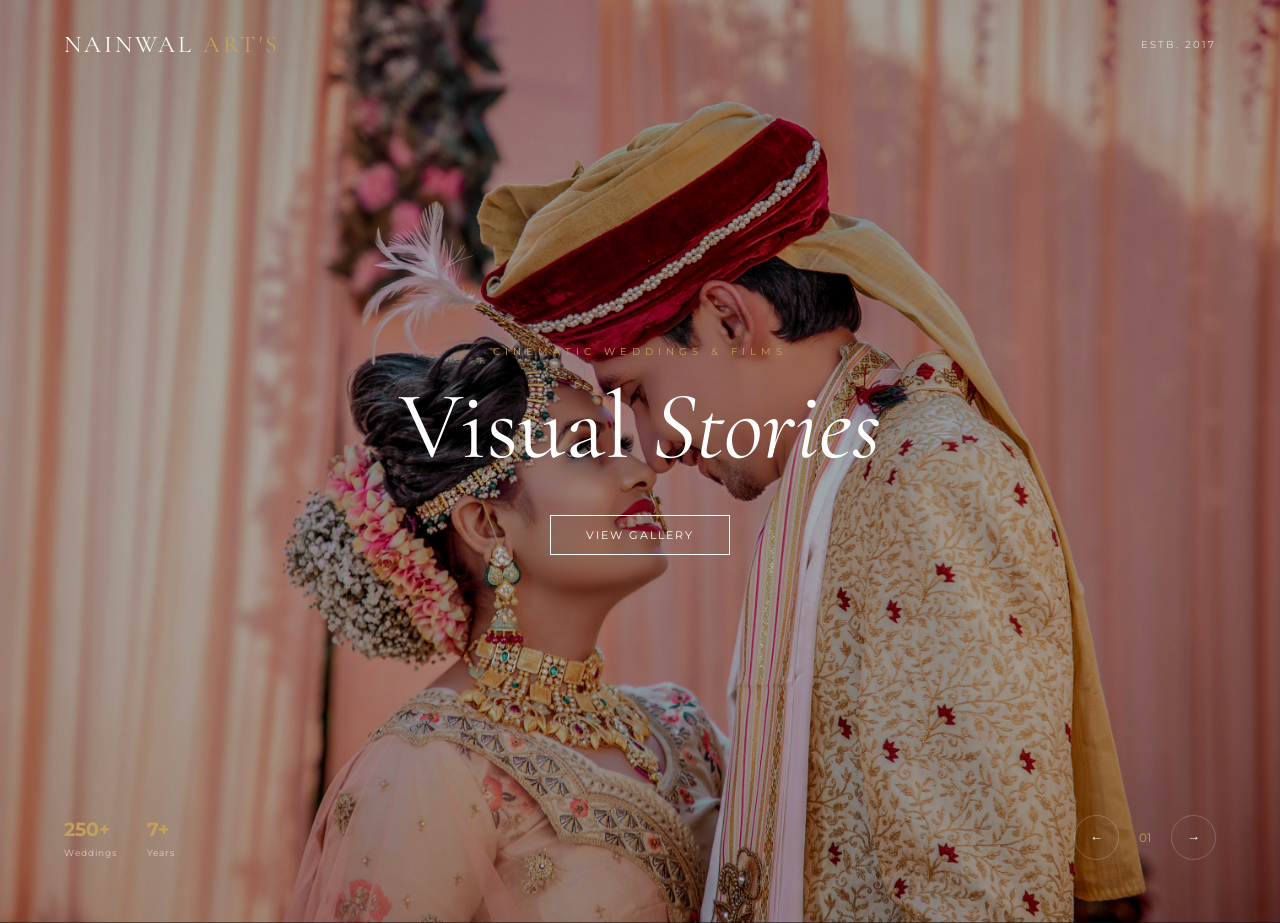
<file: index.html>
<!DOCTYPE html>
<html lang="en">
<head>
    <meta charset="UTF-8">
    <meta name="viewport" content="width=device-width, initial-scale=1.0">
    <title>Nainwal Art's | Photography</title>
    <link href="https://fonts.googleapis.com/css2?family=Cormorant+Garamond:ital,wght@0,500;1,400&family=Montserrat:wght@300;600&display=swap" rel="stylesheet">
    <link rel="stylesheet" href="style.css">
</head>
<body>

    <nav class="navbar">
        <div class="logo">NAINWAL <span>ART'S</span></div>
        <div class="est">ESTB. 2017</div>
    </nav>

    <main class="hero">
        <div class="slider" id="mainSlider">
            <div class="slide active" id="s1"></div>
            <div class="slide" id="s2"></div>
            <div class="slide" id="s3"></div>
            <div class="slide" id="s4"></div>
        </div>

        <div class="hero-overlay">
            <p class="tagline">CINEMATIC WEDDINGS & FILMS</p>
            <h1 class="title">Visual <em>Stories</em></h1>
            <a href="home.html" class="enter-btn">View Gallery</a>
        </div>

        <div class="bottom-ui">
            <div class="stats">
                <div class="item"><strong>250+</strong><span>Weddings</span></div>
                <div class="item"><strong>7+</strong><span>Years</span></div>
            </div>
            
            <div class="controls">
                <button onclick="prevSlide()">←</button>
                <span id="slideNum">01</span>
                <button onclick="nextSlide()">→</button>
            </div>
        </div>
    </main>

    <script src="script.js"></script>

</body>
</html>
</file>
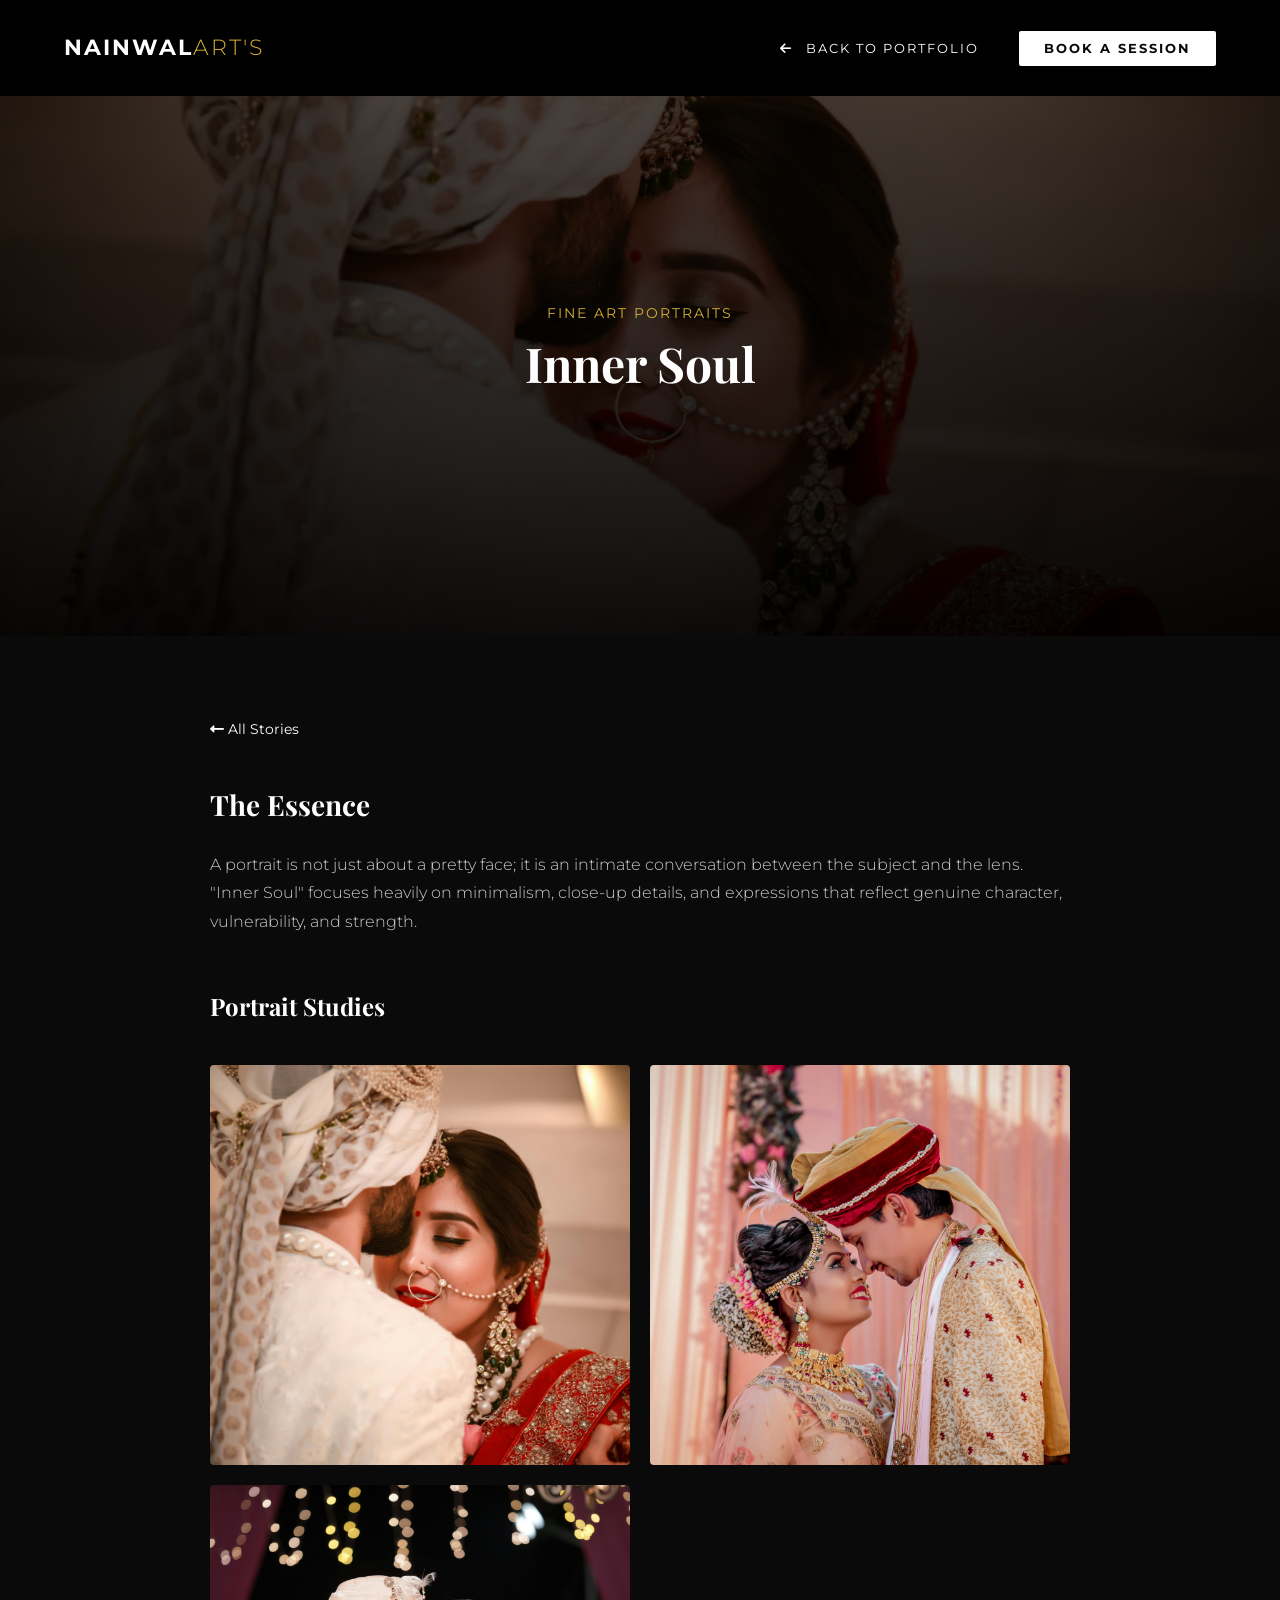
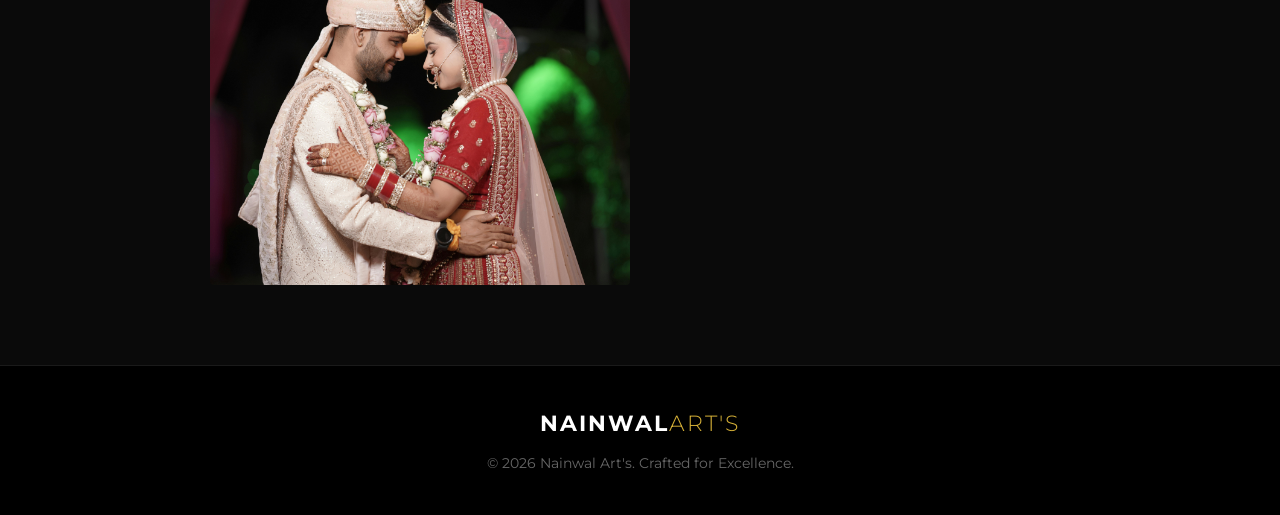
<file: inner-soul.html>
<!DOCTYPE html>
<html lang="en">
<head>
    <meta charset="UTF-8">
    <meta name="viewport" content="width=device-width, initial-scale=1.0">
    <title>Inner Soul | Portraits | Nainwal Art's</title>
    <link href="https://fonts.googleapis.com/css2?family=Montserrat:wght@300;400;700&family=Playfair+Display:ital,wght@0,400;0,700;1,400&display=swap" rel="stylesheet">
    <link rel="stylesheet" href="https://cdnjs.cloudflare.com/ajax/libs/font-awesome/6.0.0/css/all.min.css">
    <link rel="stylesheet" href="home-style.css">
    
    <style>
        .story-hero {
            height: 60vh;
            background: linear-gradient(rgba(0,0,0,0.7), rgba(0,0,0,0.95)), url('assets/img3.jpg') center/cover no-repeat;
            display: flex;
            align-items: center;
            justify-content: center;
            text-align: center;
        }
        .story-container { max-width: 900px; margin: 0 auto; padding: 80px 20px; color: #fff; }
        .story-meta { font-family: 'Montserrat', sans-serif; color: #d4af37; text-transform: uppercase; letter-spacing: 2px; font-size: 14px; margin-bottom: 10px; }
        .story-title { font-family: 'Playfair Display', serif; font-size: 48px; margin-bottom: 30px; }
        .story-text { font-family: 'Montserrat', sans-serif; font-weight: 300; line-height: 1.8; color: #cccccc; font-size: 16px; margin-bottom: 50px; }
        .story-gallery { display: grid; grid-template-columns: repeat(auto-fit, minmax(300px, 1fr)); gap: 20px; margin-top: 40px; }
        .story-gallery img { width: 100%; height: 400px; object-fit: cover; border-radius: 4px; transition: transform 0.3s ease; }
        .story-gallery img:hover { transform: scale(1.02); }
        .back-btn { display: inline-block; margin-bottom: 40px; color: #fff; text-decoration: none; font-family: 'Montserrat', sans-serif; font-size: 14px; transition: color 0.3s; }
        .back-btn:hover { color: #d4af37; }
    </style>
</head>
<body style="background: #0a0a0a;">

    <nav class="navbar" style="position: relative; background: #000;">
        <a href="index.html" style="text-decoration: none; color: inherit;">
            <div class="logo">NAINWAL<span>ART'S</span></div>
        </a>
        <ul class="nav-links">
            <li><a href="index.html#portfolio"><i class="fas fa-arrow-left"></i> Back to Portfolio</a></li>
            <li><a href="https://wa.me/919756478590?text=Hello! I want to book a session." target="_blank" class="btn-cta">Book a Session</a></li>
        </ul>
    </nav>

    <header class="story-hero">
        <div>
            <span class="story-meta">Fine Art Portraits</span>
            <h1 class="story-title" style="color: #fff;">Inner Soul</h1>
        </div>
    </header>

    <main class="story-container">
        <a href="index.html#portfolio" class="back-btn"><i class="fas fa-long-arrow-alt-left"></i> All Stories</a>
        
        <article class="story-text">
            <h3 style="font-family: 'Playfair Display', serif; color: #fff; margin-bottom: 20px; font-size: 28px;">The Essence</h3>
            <p>
                A portrait is not just about a pretty face; it is an intimate conversation between the subject and the lens. "Inner Soul" focuses heavily on minimalism, close-up details, and expressions that reflect genuine character, vulnerability, and strength.
            </p>
        </article>

        <h3 style="font-family: 'Playfair Display', serif; color: #fff; margin-bottom: 20px; font-size: 24px;">Portrait Studies</h3>
        <div class="story-gallery">
            <img src="assets/img3.jpg" alt="Inner Soul Study 1">
            <img src="assets/img1.jpg" alt="Inner Soul Study 2">
            <img src="assets/img4.jpg" alt="Inner Soul Study 3">
        </div>
    </main>

    <footer class="footer" style="background: #000; padding: 40px 20px; text-align: center; border-top: 1px solid #1a1a1a;">
        <div class="logo" style="margin-bottom: 10px;">NAINWAL<span>ART'S</span></div>
        <p style="color: #666; font-size: 14px;">&copy; 2026 Nainwal Art's. Crafted for Excellence.</p>
    </footer>

</body>
</html>
</file>
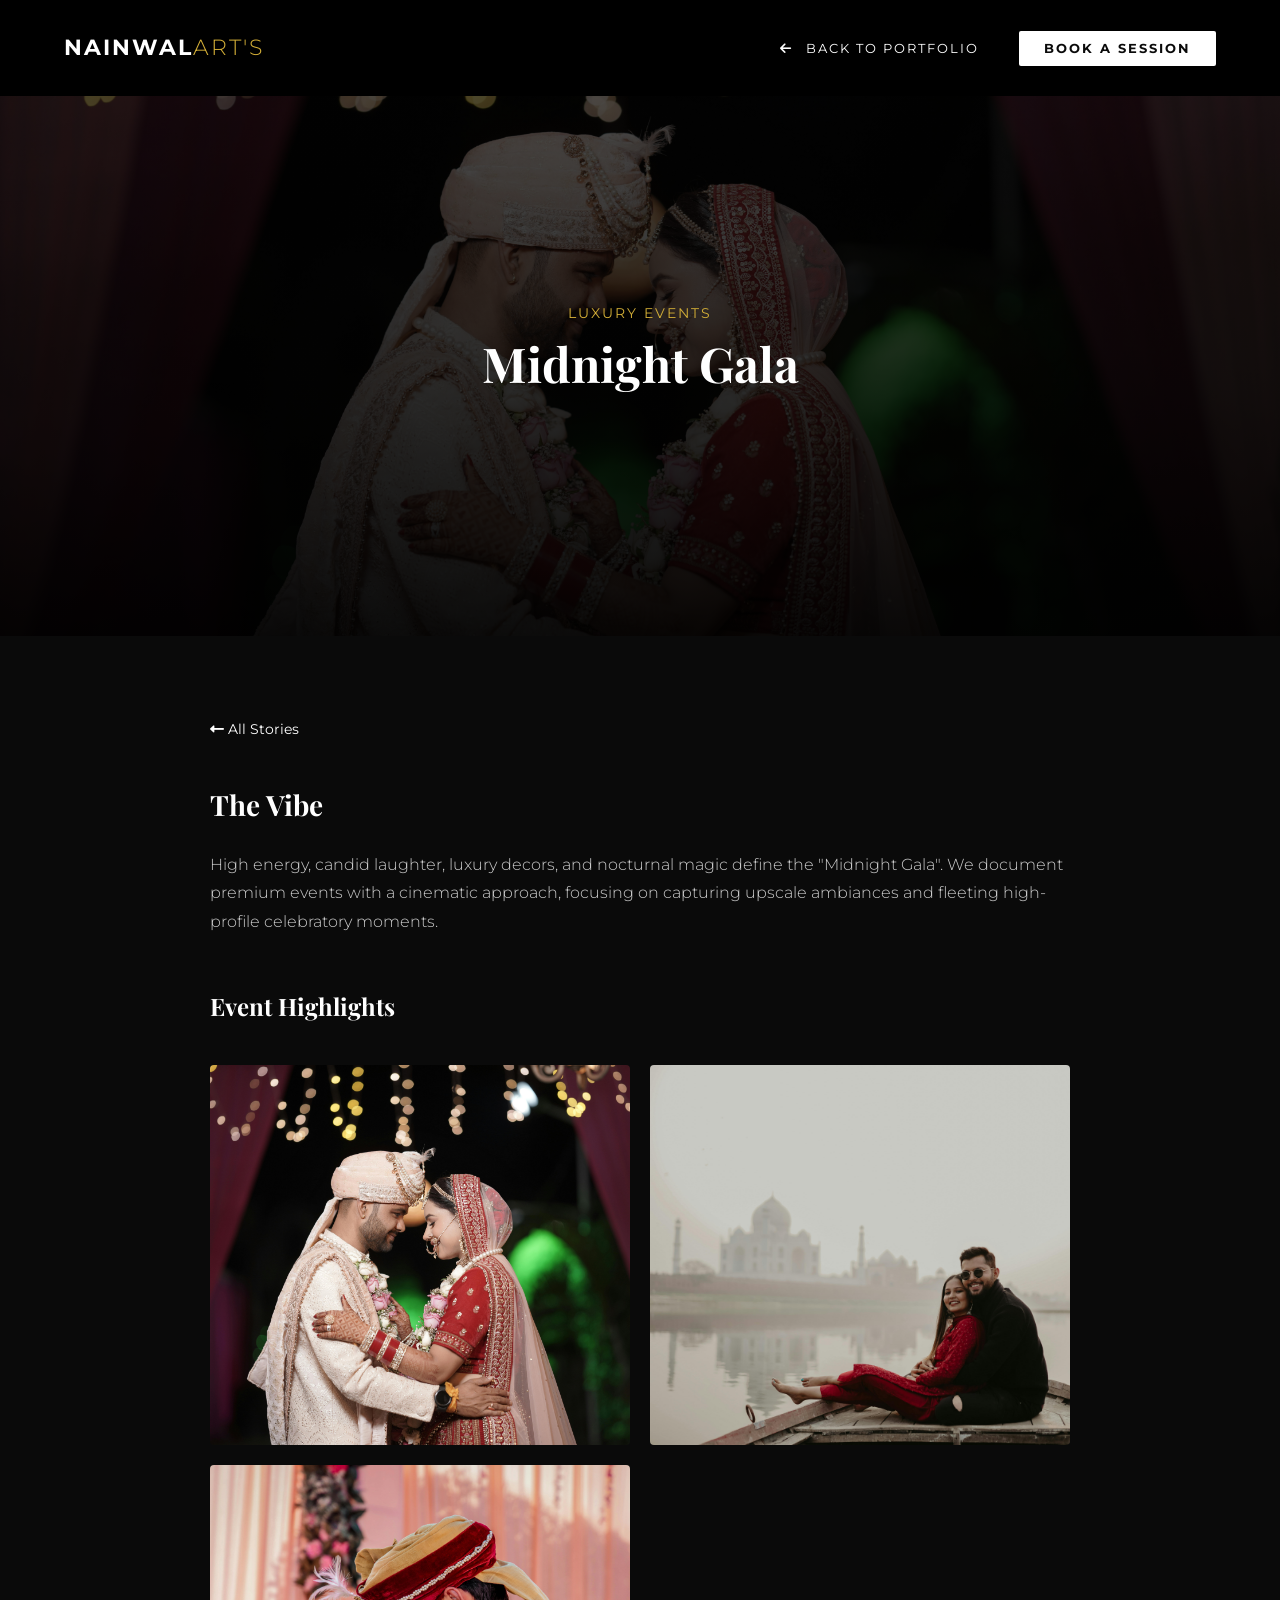
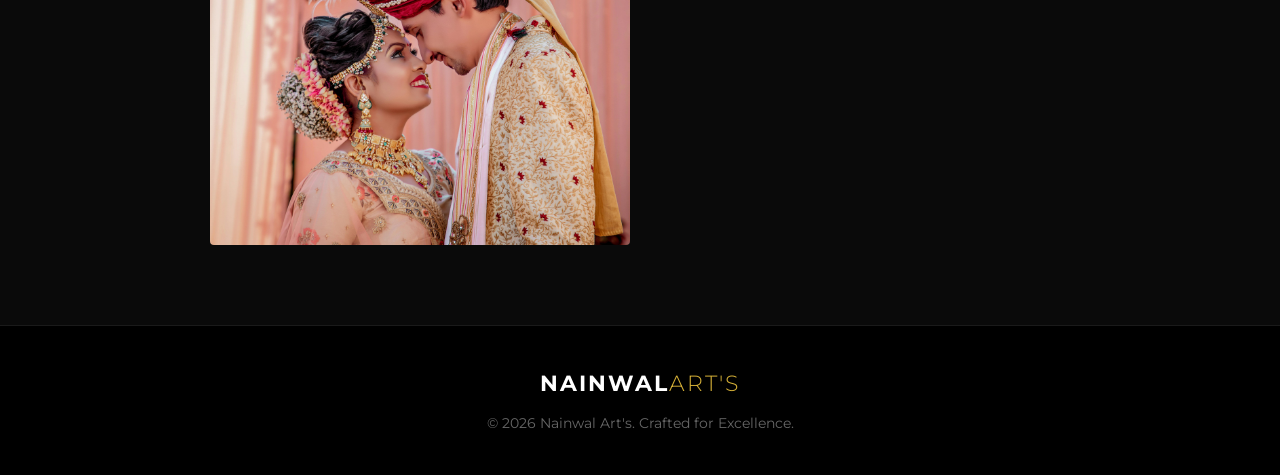
<file: midnight-gala.html>
<!DOCTYPE html>
<html lang="en">
<head>
    <meta charset="UTF-8">
    <meta name="viewport" content="width=device-width, initial-scale=1.0">
    <title>Midnight Gala | Luxury Events | Nainwal Art's</title>
    <link href="https://fonts.googleapis.com/css2?family=Montserrat:wght@300;400;700&family=Playfair+Display:ital,wght@0,400;0,700;1,400&display=swap" rel="stylesheet">
    <link rel="stylesheet" href="https://cdnjs.cloudflare.com/ajax/libs/font-awesome/6.0.0/css/all.min.css">
    <link rel="stylesheet" href="home-style.css">
    
    <style>
        .story-hero {
            height: 60vh;
            background: linear-gradient(rgba(0,0,0,0.7), rgba(0,0,0,0.95)), url('assets/img4.jpg') center/cover no-repeat;
            display: flex;
            align-items: center;
            justify-content: center;
            text-align: center;
        }
        .story-container { max-width: 900px; margin: 0 auto; padding: 80px 20px; color: #fff; }
        .story-meta { font-family: 'Montserrat', sans-serif; color: #d4af37; text-transform: uppercase; letter-spacing: 2px; font-size: 14px; margin-bottom: 10px; }
        .story-title { font-family: 'Playfair Display', serif; font-size: 48px; margin-bottom: 30px; }
        .story-text { font-family: 'Montserrat', sans-serif; font-weight: 300; line-height: 1.8; color: #cccccc; font-size: 16px; margin-bottom: 50px; }
        .story-gallery { display: grid; grid-template-columns: repeat(auto-fit, minmax(300px, 1fr)); gap: 20px; margin-top: 40px; }
        .story-gallery img { width: 100%; height: 380px; object-fit: cover; border-radius: 4px; transition: transform 0.3s ease; }
        .story-gallery img:hover { transform: scale(1.02); }
        .back-btn { display: inline-block; margin-bottom: 40px; color: #fff; text-decoration: none; font-family: 'Montserrat', sans-serif; font-size: 14px; transition: color 0.3s; }
        .back-btn:hover { color: #d4af37; }
    </style>
</head>
<body style="background: #0a0a0a;">

    <nav class="navbar" style="position: relative; background: #000;">
        <a href="index.html" style="text-decoration: none; color: inherit;">
            <div class="logo">NAINWAL<span>ART'S</span></div>
        </a>
        <ul class="nav-links">
            <li><a href="index.html#portfolio"><i class="fas fa-arrow-left"></i> Back to Portfolio</a></li>
            <li><a href="https://wa.me/919756478590?text=Hello! I want to book a session." target="_blank" class="btn-cta">Book a Session</a></li>
        </ul>
    </nav>

    <header class="story-hero">
        <div>
            <span class="story-meta">Luxury Events</span>
            <h1 class="story-title" style="color: #fff;">Midnight Gala</h1>
        </div>
    </header>

    <main class="story-container">
        <a href="index.html#portfolio" class="back-btn"><i class="fas fa-long-arrow-alt-left"></i> All Stories</a>
        
        <article class="story-text">
            <h3 style="font-family: 'Playfair Display', serif; color: #fff; margin-bottom: 20px; font-size: 28px;">The Vibe</h3>
            <p>
                High energy, candid laughter, luxury decors, and nocturnal magic define the "Midnight Gala". We document premium events with a cinematic approach, focusing on capturing upscale ambiances and fleeting high-profile celebratory moments.
            </p>
        </article>

        <h3 style="font-family: 'Playfair Display', serif; color: #fff; margin-bottom: 20px; font-size: 24px;">Event Highlights</h3>
        <div class="story-gallery">
            <img src="assets/img4.jpg" alt="Midnight Gala Scene 1">
            <img src="assets/img2.jpg" alt="Midnight Gala Scene 2">
            <img src="assets/img1.jpg" alt="Midnight Gala Scene 3">
        </div>
    </main>

    <footer class="footer" style="background: #000; padding: 40px 20px; text-align: center; border-top: 1px solid #1a1a1a;">
        <div class="logo" style="margin-bottom: 10px;">NAINWAL<span>ART'S</span></div>
        <p style="color: #666; font-size: 14px;">&copy; 2026 Nainwal Art's. Crafted for Excellence.</p>
    </footer>

</body>
</html>
</file>
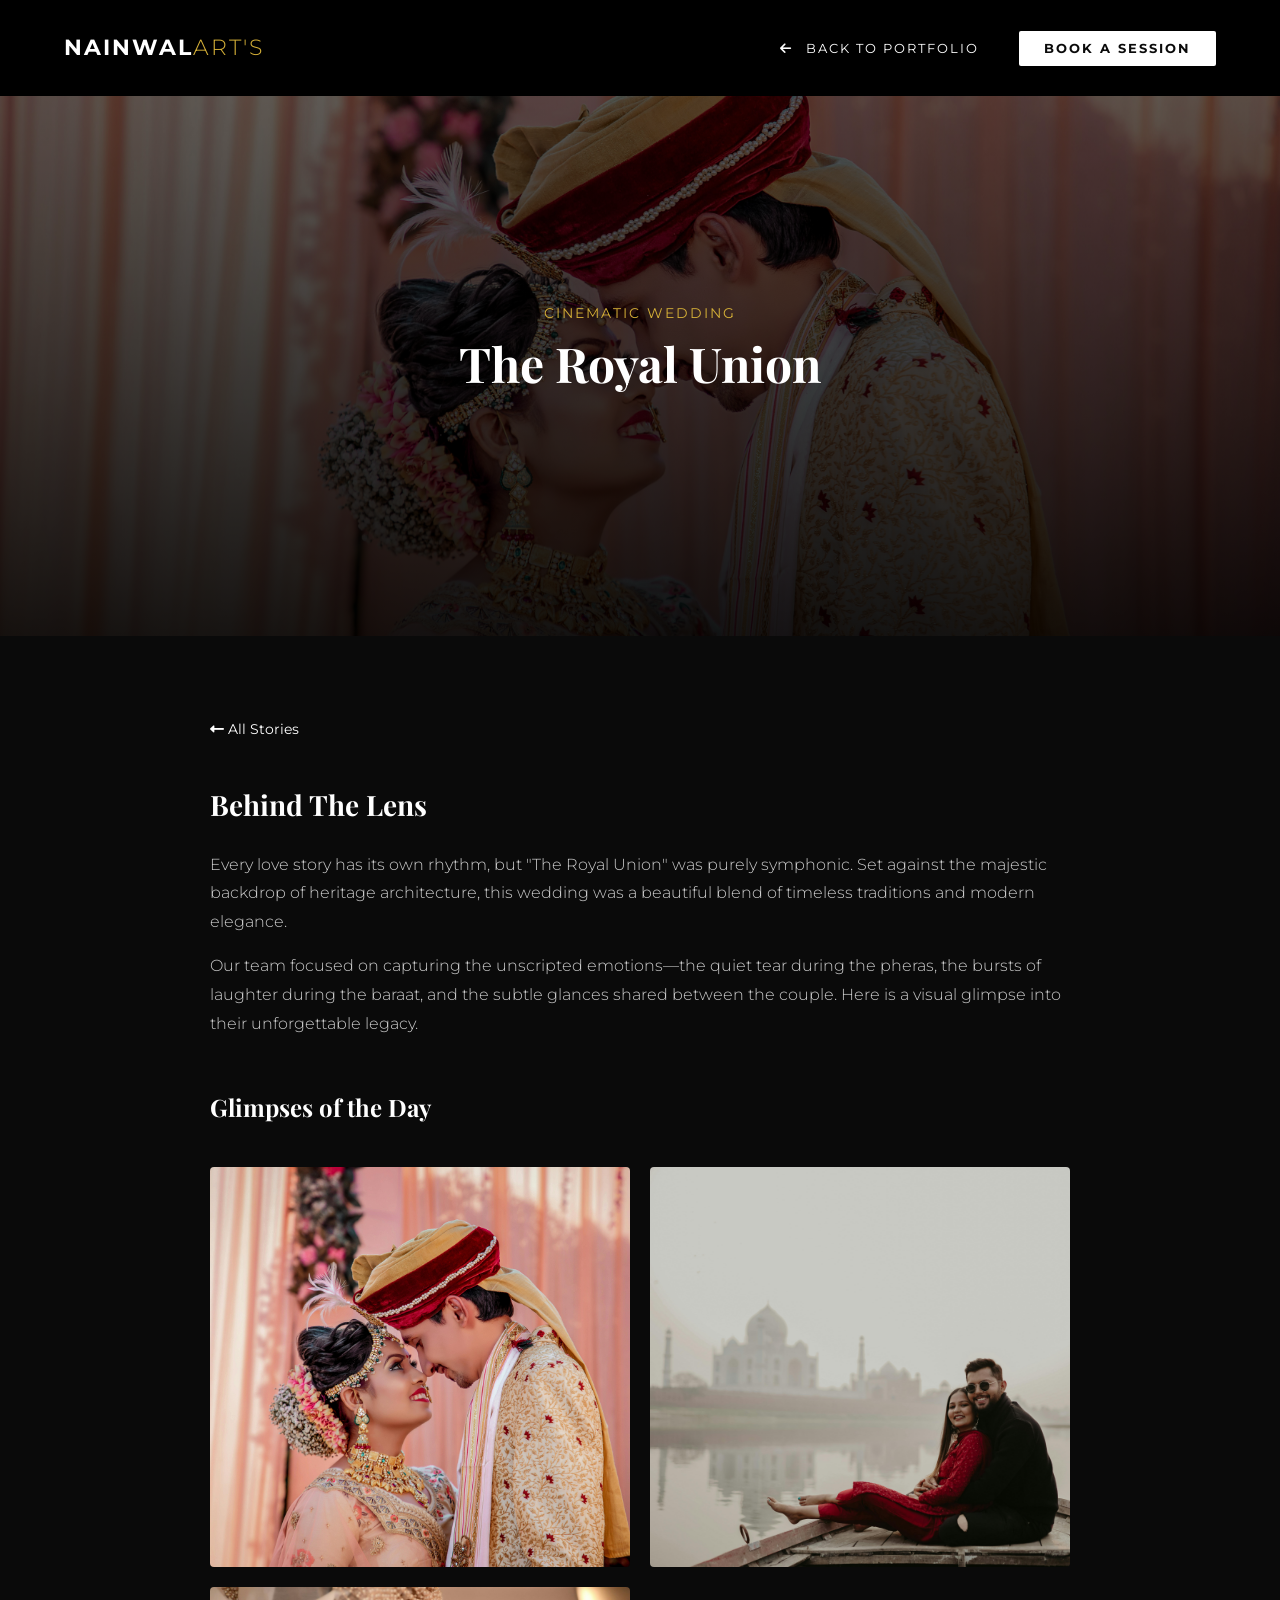
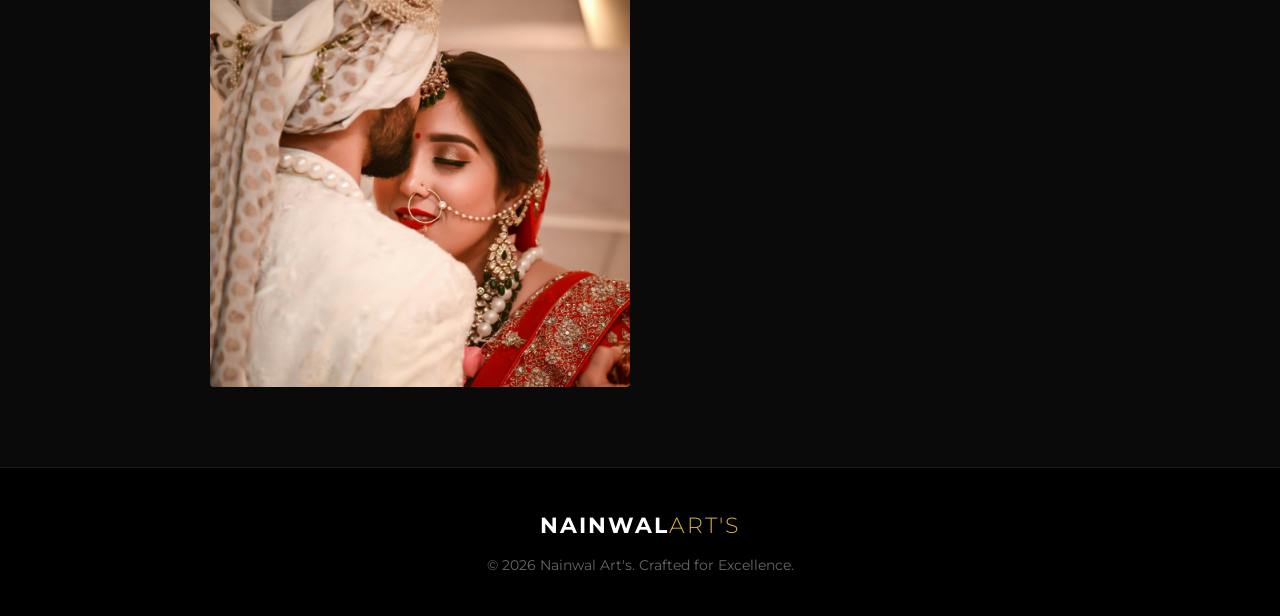
<file: royal-union.html>
<!DOCTYPE html>
<html lang="en">
<head>
    <meta charset="UTF-8">
    <meta name="viewport" content="width=device-width, initial-scale=1.0">
    <title>The Royal Union | Nainwal Art's</title>
    <link href="https://fonts.googleapis.com/css2?family=Montserrat:wght@300;400;700&family=Playfair+Display:ital,wght@0,400;0,700;1,400&display=swap" rel="stylesheet">
    <link rel="stylesheet" href="https://cdnjs.cloudflare.com/ajax/libs/font-awesome/6.0.0/css/all.min.css">
    <link rel="stylesheet" href="home-style.css"> <style>
        /* Is specific page ke liye extra premium styling */
        .story-hero {
            height: 60vh;
            background: linear-gradient(rgba(0,0,0,0.6), rgba(0,0,0,0.9)), url('assets/img1.jpg') center/cover no-repeat;
            display: flex;
            align-items: center;
            justify-content: center;
            text-align: center;
        }
        .story-container {
            max-width: 900px;
            margin: 0 auto;
            padding: 80px 20px;
            color: #fff;
        }
        .story-meta {
            font-family: 'Montserrat', sans-serif;
            color: var(--gold, #d4af37);
            text-transform: uppercase;
            letter-spacing: 2px;
            font-size: 14px;
            margin-bottom: 10px;
        }
        .story-title {
            font-family: 'Playfair Display', serif;
            font-size: 48px;
            margin-bottom: 30px;
        }
        .story-text {
            font-family: 'Montserrat', sans-serif;
            font-weight: 300;
            line-height: 1.8;
            color: #cccccc;
            font-size: 16px;
            margin-bottom: 50px;
        }
        .story-gallery {
            display: grid;
            grid-template-columns: repeat(auto-fit, minmax(300px, 1fr));
            gap: 20px;
            margin-top: 40px;
        }
        .story-gallery img {
            width: 100%;
            height: 400px;
            object-fit: cover;
            border-radius: 4px;
            transition: transform 0.3s ease;
        }
        .story-gallery img:hover {
            transform: scale(1.02);
        }
        .back-btn {
            display: inline-block;
            margin-bottom: 40px;
            color: #fff;
            text-decoration: none;
            font-family: 'Montserrat', sans-serif;
            font-size: 14px;
            transition: color 0.3s;
        }
        .back-btn:hover {
            color: var(--gold, #d4af37);
        }
    </style>
</head>
<body style="background: #0a0a0a;">

    <nav class="navbar" style="position: relative; background: #000;">
        <a href="index.html" style="text-decoration: none; color: inherit;">
            <div class="logo">NAINWAL<span>ART'S</span></div>
        </a>
        <ul class="nav-links">
            <li><a href="home.html#portfolio"><i class="fas fa-arrow-left"></i> Back to Portfolio</a></li>
            <li><a href="https://wa.me/919756478590?text=Hello! I want to book a session." target="_blank" class="btn-cta">Book a Session</a></li>
        </ul>
    </nav>

    <header class="story-hero">
        <div>
            <span class="story-meta">Cinematic Wedding</span>
            <h1 class="story-title" style="color: #fff;">The Royal Union</h1>
        </div>
    </header>

    <main class="story-container">
        <a href="home.html#portfolio" class="back-btn"><i class="fas fa-long-arrow-alt-left"></i> All Stories</a>
        
        <article class="story-text">
            <h3 style="font-family: 'Playfair Display', serif; color: #fff; margin-bottom: 20px; font-size: 28px;">Behind The Lens</h3>
            <p>
                Every love story has its own rhythm, but "The Royal Union" was purely symphonic. Set against the majestic backdrop of heritage architecture, this wedding was a beautiful blend of timeless traditions and modern elegance. 
            </p>
            <p style="margin-top: 15px;">
                Our team focused on capturing the unscripted emotions—the quiet tear during the pheras, the bursts of laughter during the baraat, and the subtle glances shared between the couple. Here is a visual glimpse into their unforgettable legacy.
            </p>
        </article>

        <h3 style="font-family: 'Playfair Display', serif; color: #fff; margin-bottom: 20px; font-size: 24px;">Glimpses of the Day</h3>
        <div class="story-gallery">
            <img src="assets/img1.jpg" alt="Royal Union Moments 1">
            <img src="assets/img2.jpg" alt="Royal Union Moments 2">
            <img src="assets/img3.jpg" alt="Royal Union Moments 3">
        </div>
    </main>

    <footer class="footer" style="background: #000; padding: 40px 20px; text-align: center; border-top: 1px solid #1a1a1a;">
        <div class="logo" style="margin-bottom: 10px;">NAINWAL<span>ART'S</span></div>
        <p style="color: #666; font-size: 14px;">&copy; 2026 Nainwal Art's. Crafted for Excellence.</p>
    </footer>

</body>
</html>
</file>
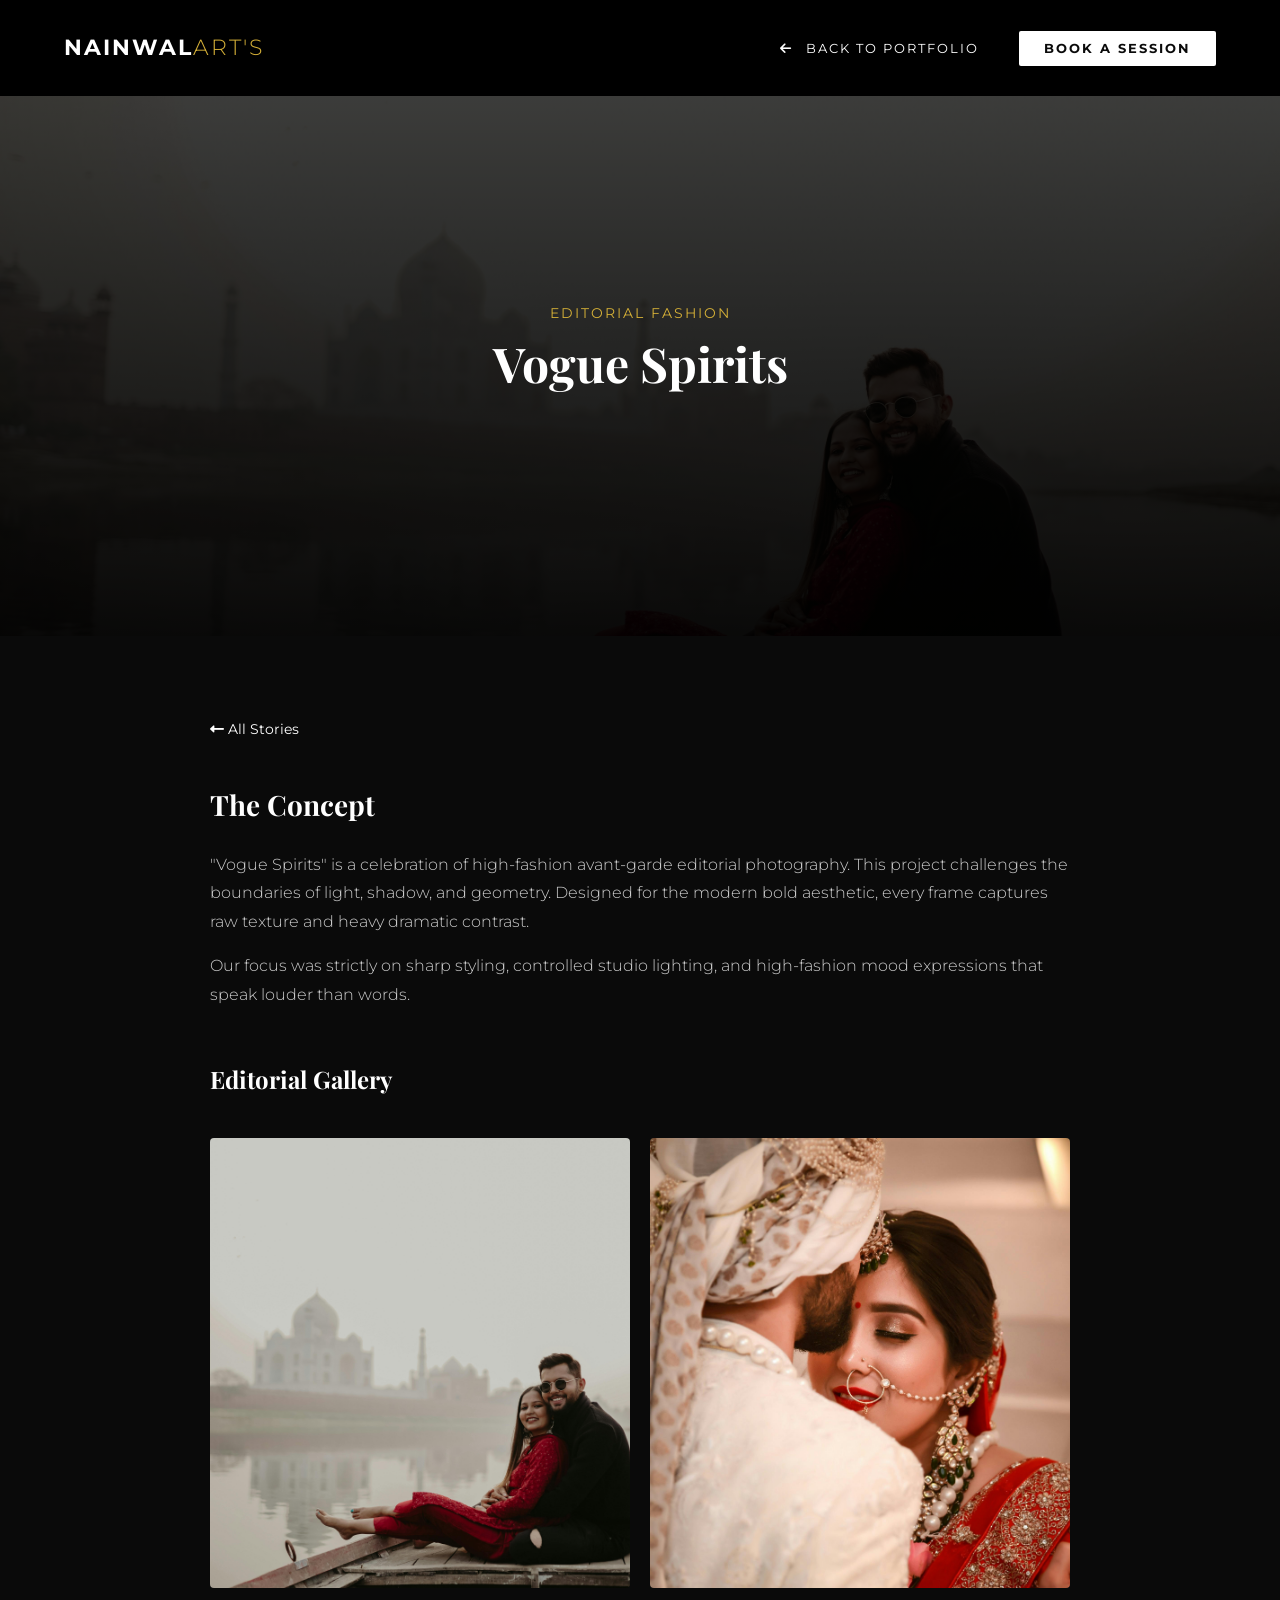
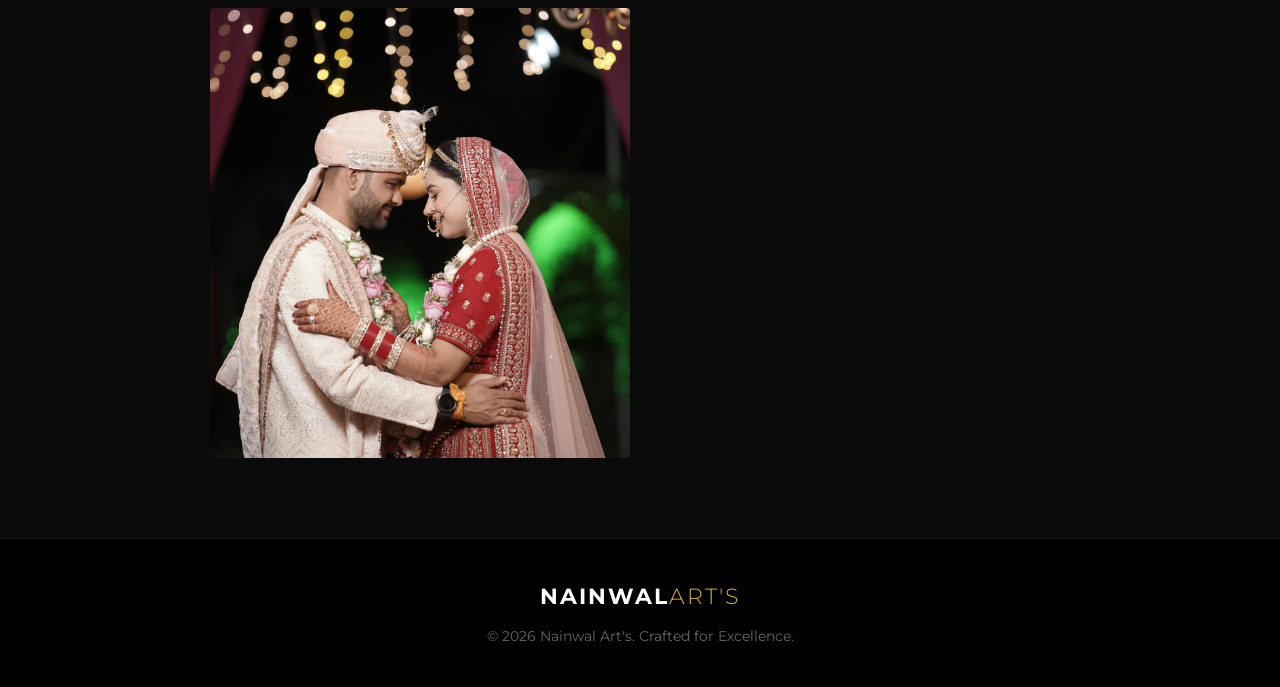
<file: vogue-spirits.html>
<!DOCTYPE html>
<html lang="en">
<head>
    <meta charset="UTF-8">
    <meta name="viewport" content="width=device-width, initial-scale=1.0">
    <title>Vogue Spirits | Editorial | Nainwal Art's</title>
    <link href="https://fonts.googleapis.com/css2?family=Montserrat:wght@300;400;700&family=Playfair+Display:ital,wght@0,400;0,700;1,400&display=swap" rel="stylesheet">
    <link rel="stylesheet" href="https://cdnjs.cloudflare.com/ajax/libs/font-awesome/6.0.0/css/all.min.css">
    <link rel="stylesheet" href="home-style.css">
    
    <style>
        .story-hero {
            height: 60vh;
            background: linear-gradient(rgba(0,0,0,0.7), rgba(0,0,0,0.95)), url('assets/img2.jpg') center/cover no-repeat;
            display: flex;
            align-items: center;
            justify-content: center;
            text-align: center;
        }
        .story-container { max-width: 900px; margin: 0 auto; padding: 80px 20px; color: #fff; }
        .story-meta { font-family: 'Montserrat', sans-serif; color: #d4af37; text-transform: uppercase; letter-spacing: 2px; font-size: 14px; margin-bottom: 10px; }
        .story-title { font-family: 'Playfair Display', serif; font-size: 48px; margin-bottom: 30px; }
        .story-text { font-family: 'Montserrat', sans-serif; font-weight: 300; line-height: 1.8; color: #cccccc; font-size: 16px; margin-bottom: 50px; }
        .story-gallery { display: grid; grid-template-columns: repeat(auto-fit, minmax(300px, 1fr)); gap: 20px; margin-top: 40px; }
        .story-gallery img { width: 100%; height: 450px; object-fit: cover; border-radius: 4px; transition: transform 0.3s ease; }
        .story-gallery img:hover { transform: scale(1.02); }
        .back-btn { display: inline-block; margin-bottom: 40px; color: #fff; text-decoration: none; font-family: 'Montserrat', sans-serif; font-size: 14px; transition: color 0.3s; }
        .back-btn:hover { color: #d4af37; }
    </style>
</head>
<body style="background: #0a0a0a;">

    <nav class="navbar" style="position: relative; background: #000;">
        <a href="index.html" style="text-decoration: none; color: inherit;">
            <div class="logo">NAINWAL<span>ART'S</span></div>
        </a>
        <ul class="nav-links">
            <li><a href="index.html#portfolio"><i class="fas fa-arrow-left"></i> Back to Portfolio</a></li>
            <li><a href="https://wa.me/919756478590?text=Hello! I want to book a session." target="_blank" class="btn-cta">Book a Session</a></li>
        </ul>
    </nav>

    <header class="story-hero">
        <div>
            <span class="story-meta">Editorial Fashion</span>
            <h1 class="story-title" style="color: #fff;">Vogue Spirits</h1>
        </div>
    </header>

    <main class="story-container">
        <a href="index.html#portfolio" class="back-btn"><i class="fas fa-long-arrow-alt-left"></i> All Stories</a>
        
        <article class="story-text">
            <h3 style="font-family: 'Playfair Display', serif; color: #fff; margin-bottom: 20px; font-size: 28px;">The Concept</h3>
            <p>
                "Vogue Spirits" is a celebration of high-fashion avant-garde editorial photography. This project challenges the boundaries of light, shadow, and geometry. Designed for the modern bold aesthetic, every frame captures raw texture and heavy dramatic contrast.
            </p>
            <p style="margin-top: 15px;">
                Our focus was strictly on sharp styling, controlled studio lighting, and high-fashion mood expressions that speak louder than words.
            </p>
        </article>

        <h3 style="font-family: 'Playfair Display', serif; color: #fff; margin-bottom: 20px; font-size: 24px;">Editorial Gallery</h3>
        <div class="story-gallery">
            <img src="assets/img2.jpg" alt="Vogue Spirits Look 1">
            <img src="assets/img3.jpg" alt="Vogue Spirits Look 2">
            <img src="assets/img4.jpg" alt="Vogue Spirits Look 3">
        </div>
    </main>

    <footer class="footer" style="background: #000; padding: 40px 20px; text-align: center; border-top: 1px solid #1a1a1a;">
        <div class="logo" style="margin-bottom: 10px;">NAINWAL<span>ART'S</span></div>
        <p style="color: #666; font-size: 14px;">&copy; 2026 Nainwal Art's. Crafted for Excellence.</p>
    </footer>

</body>
</html>
</file>
<file: style.css>
/* --- For changing image's --- */
:root {
    --img1: url('assets/img1.jpg');
    --img2: url('assets/img2.jpg');
    --img3: url('assets/img3.jpg');
    --img4: url('assets/img4.jpg');
    
    --gold: #c5a059;
    --white: #ffffff;
    --dark: #0a0a0a;
}

* { margin: 0; padding: 0; box-sizing: border-box; }

body {
    background-color: var(--dark);
    color: var(--white);
    font-family: 'Montserrat', sans-serif;
    overflow: hidden;
}

/* Navbar */
.navbar {
    position: fixed; top: 0; width: 100%; padding: 30px 5%;
    display: flex; justify-content: space-between; align-items: center; z-index: 100;
}
.logo { font-family: 'Cormorant Garamond', serif; font-size: 1.5rem; letter-spacing: 3px; }
.logo span { color: var(--gold); }
.est { font-size: 10px; letter-spacing: 2px; opacity: 0.7; }

/* Slider */
.hero { height: 100vh; position: relative; display: flex; align-items: center; justify-content: center; }

.slider { position: absolute; inset: 0; z-index: -1; }
.slide { 
    position: absolute; inset: 0; opacity: 0; 
    transition: opacity 1.2s ease-in-out, transform 6s ease-out;
    background-size: cover; background-position: center;
    filter: brightness(0.7);
}

/* Individual Slide Images */
#s1 { background-image: var(--img1); }
#s2 { background-image: var(--img2); }
#s3 { background-image: var(--img3); }
#s4 { background-image: var(--img4); }

.slide.active { opacity: 1; transform: scale(1.05); }

/* Overlay Content */
.hero-overlay { text-align: center; z-index: 10; }
.tagline { font-size: 10px; letter-spacing: 5px; color: var(--gold); margin-bottom: 10px; }
.title { font-family: 'Cormorant Garamond', serif; font-size: clamp(3rem, 10vw, 6rem); font-weight: 400; }
.title em { font-style: italic; }

.enter-btn {
    margin-top: 30px; display: inline-block; padding: 12px 35px;
    border: 1px solid var(--white); color: var(--white);
    text-decoration: none; font-size: 11px; letter-spacing: 2px;
    transition: 0.3s; text-transform: uppercase;
}
.enter-btn:hover { background: var(--white); color: var(--dark); }

/* Bottom UI */
.bottom-ui {
    position: absolute; bottom: 40px; width: 90%; 
    display: flex; justify-content: space-between; align-items: flex-end;
}
.stats { display: flex; gap: 30px; }
.item strong { display: block; color: var(--gold); font-size: 1.2rem; }
.item span { font-size: 9px; letter-spacing: 1px; opacity: 0.6; }

.controls { display: flex; align-items: center; gap: 20px; }
.controls button { 
    background: none; border: 1px solid rgba(255,255,255,0.2); 
    color: white; width: 45px; height: 45px; border-radius: 50%; cursor: pointer;
}
#slideNum { font-size: 12px; color: var(--gold); }

/* --- MOBILE RESPONSIVE --- */
@media (max-width: 768px) {
    .navbar { padding: 20px; }
    .bottom-ui { flex-direction: column; align-items: center; gap: 30px; bottom: 30px; width: 100%; }
    .stats { order: 2; }
    .controls { order: 1; }
    .title { font-size: 3.5rem; }
}
</file>
<file: home-style.css>
/* --- PRESET & VARIABLES --- */
:root {
    --gold: #d4af37;
    --black: #0a0a0a;
    --dark-grey: #151515;
    --white: #ffffff;
    --grey: #888;
    --font-main: 'Montserrat', sans-serif;
    --font-heading: 'Playfair Display', serif;
    --transition: all 0.6s cubic-bezier(0.16, 1, 0.3, 1);
}

* { 
    margin: 0; 
    padding: 0; 
    box-sizing: border-box; 
}

html { 
    scroll-behavior: smooth; 
}

body { 
    background: var(--black); 
    color: var(--white); 
    font-family: var(--font-main); 
    overflow-x: hidden; 
    line-height: 1.6; 
}

/* --- COMPONENTS --- */

/* Loader */
.loader { 
    position: fixed; 
    inset: 0; 
    background: var(--black); 
    z-index: 10000; 
    display: flex; 
    align-items: center; 
    justify-content: center; 
    transition: 0.8s ease-in-out; 
}

.loader h1 { 
    font-family: var(--font-heading); 
    font-style: italic; 
    letter-spacing: 5px; 
    font-size: 1.5rem; 
    color: var(--gold); 
}

/* Progress Bar */
.progress-bar { 
    position: fixed; 
    top: 0; 
    left: 0; 
    height: 3px; 
    background: var(--gold); 
    z-index: 9999; 
    width: 0%; 
}

/* Navbar */
.navbar { 
    position: fixed; 
    width: 100%; 
    padding: 30px 5%; 
    display: flex; 
    justify-content: space-between; 
    align-items: center; 
    z-index: 1000; 
    transition: 0.4s; 
    background: linear-gradient(to bottom, rgba(0,0,0,0.8), transparent); 
}

.navbar.scrolled { 
    padding: 15px 5%; 
    background: rgba(10, 10, 10, 0.95); 
    border-bottom: 1px solid #222; 
    backdrop-filter: blur(10px);
}

.logo { 
    font-size: 1.4rem; 
    font-weight: 700; 
    letter-spacing: 2px; 
}

.logo span { 
    color: var(--gold); 
    font-weight: 300; 
}

.logo-link {
    text-decoration: none;
    color: inherit;
    transition: var(--transition);
}

.logo-link:hover {
    opacity: 0.8;
}

.nav-links { 
    list-style: none; 
    display: flex; 
    align-items: center; 
    gap: 40px; 
}

.nav-links a { 
    text-decoration: none; 
    color: #fff; 
    font-size: 0.8rem; 
    text-transform: uppercase; 
    letter-spacing: 2px; 
    transition: 0.3s; 
}

.nav-links a:hover { 
    color: var(--gold); 
}

.nav-links a i.fa-arrow-left {
    margin-right: 8px;
    transition: transform 0.3s ease;
}

.nav-links a:hover i.fa-arrow-left {
    transform: translateX(-5px);
}

.btn-cta { 
    background: var(--white); 
    color: var(--black) !important; 
    padding: 10px 25px; 
    border-radius: 2px; 
    font-weight: 700; 
    transition: 0.3s;
}

.btn-cta:hover {
    background: var(--gold);
    color: var(--white) !important;
}

/* Hero */
.hero { 
    height: 100vh; 
    display: flex; 
    align-items: center; 
    justify-content: center; 
    text-align: center; 
    background: linear-gradient(rgba(0,0,0,0.5), rgba(0,0,0,0.5)), url('hero-bg.jpg') center/cover; 
    position: relative; 
}

.hero-content { 
    position: relative; 
    z-index: 1; 
    max-width: 800px; 
}

.pre-title { 
    color: var(--gold); 
    text-transform: uppercase; 
    letter-spacing: 5px; 
    font-size: 0.9rem; 
    margin-bottom: 20px; 
    display: block; 
}

.hero h1 { 
    font-family: var(--font-heading); 
    font-size: 5rem; 
    line-height: 1.1; 
    margin-bottom: 20px; 
}

.hero h1 span { 
    font-style: italic; 
    font-weight: 400; 
    color: var(--gold); 
}

.btn-primary {
    display: inline-block;
    padding: 15px 40px;
    background: transparent;
    color: var(--white);
    border: 1px solid var(--gold);
    text-decoration: none;
    font-weight: 600;
    text-transform: uppercase;
    letter-spacing: 3px;
    font-size: 0.8rem;
    position: relative;
    z-index: 1;
    transition: all 0.5s ease;
    overflow: hidden;
    cursor: pointer;
}

.btn-primary::before {
    content: '';
    position: absolute;
    top: 0;
    left: -100%;
    width: 100%;
    height: 100%;
    background: var(--gold);
    transition: all 0.5s ease;
    z-index: -1;
}

.btn-primary:hover::before {
    left: 0;
}

.btn-primary:hover {
    color: var(--black);
    box-shadow: 0 0 20px rgba(212, 175, 55, 0.4);
}

/* --- MASONRY PORTFOLIO SECTION --- */
.portfolio-section { 
    padding: 120px 5%; 
    background: #080808; 
    color: var(--white); 
}

.section-header { margin-bottom: 60px; }

.header-line {
    width: 50px;
    height: 2px;
    background: var(--gold);
    margin-bottom: 20px;
}

.tagline { color: var(--gold); text-transform: uppercase; letter-spacing: 3px; font-size: 0.8rem; margin-bottom: 10px; }

.section-title { font-family: var(--font-heading); font-size: 3.5rem; }

.section-title span {
    font-style: italic;
    color: var(--gold);
    font-weight: 400;
}

.portfolio-masonry {
    display: grid;
    grid-template-columns: repeat(4, 1fr);
    grid-auto-rows: 250px;
    gap: 20px;
}

.portfolio-item { 
    position: relative; 
    overflow: hidden; 
    cursor: pointer;
    background: #000;
    border-radius: 4px;
}

.portfolio-item.wide { grid-column: span 2; }
.portfolio-item.tall { grid-row: span 2; }

.portfolio-item img { 
    width: 100%; 
    height: 100%; 
    object-fit: cover; 
    transition: transform 1.5s cubic-bezier(0.19, 1, 0.22, 1), filter 0.8s ease;
    filter: grayscale(40%); 
}

.item-overlay {
    position: absolute;
    inset: 0;
    background: linear-gradient(to top, rgba(0,0,0,0.95) 0%, rgba(0,0,0,0.3) 50%, transparent 100%);
    display: flex;
    flex-direction: column;
    justify-content: flex-end;
    padding: 30px;
    opacity: 0;
    transition: all 0.5s ease;
}

.item-info {
    transform: translateY(30px);
    transition: transform 0.6s cubic-bezier(0.19, 1, 0.22, 1);
}

.portfolio-item:hover img { 
    transform: scale(1.1); 
    filter: grayscale(0%); 
}

.portfolio-item:hover .item-overlay {
    opacity: 1;
}

.portfolio-item:hover .item-info {
    transform: translateY(0);
}

.cat {
    color: var(--gold);
    font-size: 0.7rem;
    letter-spacing: 4px;
    text-transform: uppercase;
    display: block;
    margin-bottom: 10px;
}

.item-info h4 {
    font-family: var(--font-heading);
    font-size: 1.8rem;
    margin-bottom: 8px;
    color: #fff;
    line-height: 1.2;
}

.explore-link {
    color: #fff;
    text-decoration: none;
    font-size: 0.75rem;
    text-transform: uppercase;
    letter-spacing: 2px;
    border-bottom: 1px solid var(--gold);
    padding-bottom: 5px;
    transition: 0.3s;
    display: inline-block;
}

.explore-link:hover {
    color: var(--gold);
    padding-left: 5px;
}

/* Pricing / Investment */
.pricing-section { 
    padding: 100px 5%; 
    background: var(--black); 
}

.pricing-grid { 
    display: flex; 
    gap: 30px; 
    justify-content: center; 
    flex-wrap: wrap; 
    margin-top: 60px; 
}

.price-card { 
    background: var(--dark-grey); 
    padding: 60px 40px; 
    width: 100%; 
    max-width: 420px; 
    border: 1px solid #222; 
    transition: var(--transition); 
    display: flex;
    flex-direction: column;
}

.price-card:hover {
    transform: translateY(-10px);
    border-color: #444;
}

.price-card.featured { 
    border-color: var(--gold); 
    position: relative; 
    background: #0d0d0d;
}

.badge { 
    position: absolute; 
    top: -15px; 
    left: 50%; 
    transform: translateX(-50%); 
    background: var(--gold); 
    color: #fff; 
    padding: 5px 20px; 
    font-size: 0.7rem; 
    text-transform: uppercase; 
    letter-spacing: 2px; 
}

.price { 
    font-size: 3.5rem; 
    font-weight: 700; 
    margin: 20px 0; 
    color: var(--white);
}

.price span { font-size: 0.9rem; color: var(--grey); font-weight: 300; }

.features { 
    list-style: none; 
    margin-bottom: 40px; 
    flex-grow: 1;
}

.features li { 
    padding: 12px 0; 
    border-bottom: 1px solid #222; 
    color: var(--grey); 
    font-size: 0.9rem; 
    display: flex;
    align-items: center;
}

.features li::before {
    content: '→';
    margin-right: 10px;
    color: var(--gold);
}

.btn-outline {
    display: block;
    text-align: center;
    padding: 18px;
    background: transparent;
    color: var(--white);
    border: 1px solid var(--white);
    text-decoration: none;
    font-weight: 700;
    text-transform: uppercase;
    letter-spacing: 2px;
    font-size: 0.75rem;
    transition: all 0.4s ease;
}

.btn-outline:hover {
    background: var(--white);
    color: var(--black);
    box-shadow: 0 10px 30px rgba(255,255,255,0.1);
}

.btn-gold { 
    display: block; 
    text-align: center; 
    padding: 18px; 
    background: var(--gold); 
    color: #fff; 
    text-decoration: none; 
    font-weight: 700; 
    text-transform: uppercase; 
    letter-spacing: 2px;
    font-size: 0.75rem;
    transition: all 0.4s ease;
    border: 1px solid var(--gold);
}

.btn-gold:hover {
    background: transparent;
    color: var(--gold);
    box-shadow: 0 10px 30px rgba(212, 175, 55, 0.2);
}

.reveal { 
    opacity: 0; 
    transform: translateY(40px); 
    transition: 1.2s cubic-bezier(0.16, 1, 0.3, 1); 
}

.reveal.active { 
    opacity: 1; 
    transform: translateY(0); 
}

.footer { 
    padding: 80px 5% 40px; 
    border-top: 1px solid #111; 
    text-align: center;
}

.footer-brand {
    margin-bottom: 30px;
}

.replay-intro {
    display: inline-block;
    margin-top: 15px;
    color: var(--gold);
    text-decoration: none;
    font-size: 0.8rem;
    letter-spacing: 2px;
    text-transform: uppercase;
    transition: 0.3s;
}

.replay-intro:hover {
    opacity: 0.7;
    text-decoration: underline;
}

.footer-social {
    margin: 30px 0;
}

.footer-social a {
    color: var(--grey);
    font-size: 1.5rem;
    margin: 0 15px;
    transition: 0.3s;
}

.footer-social a:hover {
    color: var(--gold);
}

/* --- MOBILE RESPONSIVE UPDATES --- */
@media (max-width: 992px) {
    .portfolio-masonry {
        grid-template-columns: repeat(2, 1fr);
    }
}

@media (max-width: 768px) {
    .nav-links {
        display: none; 
    }
    
    .nav-links.mobile-active {
        display: flex !important;
        flex-direction: column;
        position: absolute;
        top: 0;
        left: 0;
        width: 100%;
        height: 100vh;
        background: rgba(10, 10, 10, 0.98);
        justify-content: center;
        align-items: center;
        gap: 30px;
    }

    .nav-links.mobile-active li:first-child a {
        font-size: 1.2rem;
        border: 1px solid var(--gold);
        padding: 10px 30px;
    }

    .menu-btn {
        display: block !important;
        font-size: 1.5rem;
        cursor: pointer;
        color: var(--white);
        z-index: 1001;
    }

    .hero h1 { font-size: 3.5rem; }
    .section-title { font-size: 2.5rem; }

    .portfolio-masonry { 
        grid-template-columns: 1fr; 
        grid-auto-rows: 350px; 
    }
    .portfolio-item.wide, .portfolio-item.tall { grid-column: span 1; grid-row: span 1; }
    
    /* Hero Buttons Column View for Mobile */
    .hero-btns {
        display: flex;
        flex-direction: column;
        gap: 15px;
        align-items: center;
    }
}

/* --- PROJECT MODAL STYLES --- */
.modal-overlay {
    position: fixed;
    inset: 0;
    background: rgba(0,0,0,0.95);
    z-index: 2000;
    display: none;
    align-items: center;
    justify-content: center;
    padding: 20px;
    backdrop-filter: blur(10px);
}

.modal-content {
    background: #111;
    max-width: 1000px;
    width: 100%;
    position: relative;
    border: 1px solid #333;
    animation: modalFade 0.5s ease;
}

@keyframes modalFade {
    from { opacity: 0; transform: translateY(20px); }
    to { opacity: 1; transform: translateY(0); }
}

.close-modal {
    position: absolute;
    top: -40px;
    right: 0;
    color: white;
    font-size: 30px;
    cursor: pointer;
}

.modal-body {
    display: grid;
    grid-template-columns: 1.5fr 1fr;
}

.project-media img {
    width: 100%;
    height: 100%;
    object-fit: cover;
    max-height: 80vh;
}

.project-details {
    padding: 40px;
    display: flex;
    flex-direction: column;
    justify-content: center;
}

.project-details h2 {
    font-family: var(--font-heading);
    font-size: 2.5rem;
    color: var(--gold);
    margin-bottom: 20px;
}

.btn-gold-hero {
    display: inline-block;
    padding: 15px 40px;
    background: var(--gold);
    color: var(--black);
    border: 1px solid var(--gold);
    text-decoration: none;
    font-weight: 700;
    text-transform: uppercase;
    letter-spacing: 3px;
    font-size: 0.8rem;
    margin-left: 15px; 
    transition: var(--transition);
}

.btn-gold-hero:hover {
    background: transparent;
    color: var(--gold);
    box-shadow: 0 0 25px rgba(212, 175, 55, 0.3);
}

@media (max-width: 768px) {
    .btn-gold-hero {
        margin-left: 0;
        width: 100%;
        max-width: 250px;
    }
}

.portfolio-link { text-decoration: none; color: inherit; display: block; height: 100%; width: 100%; }

.portfolio-link {
    text-decoration: none;
    color: inherit;
    display: block;
    height: 100%;
    width: 100%;
    position: relative;
    z-index: 5; 
}
</file>
